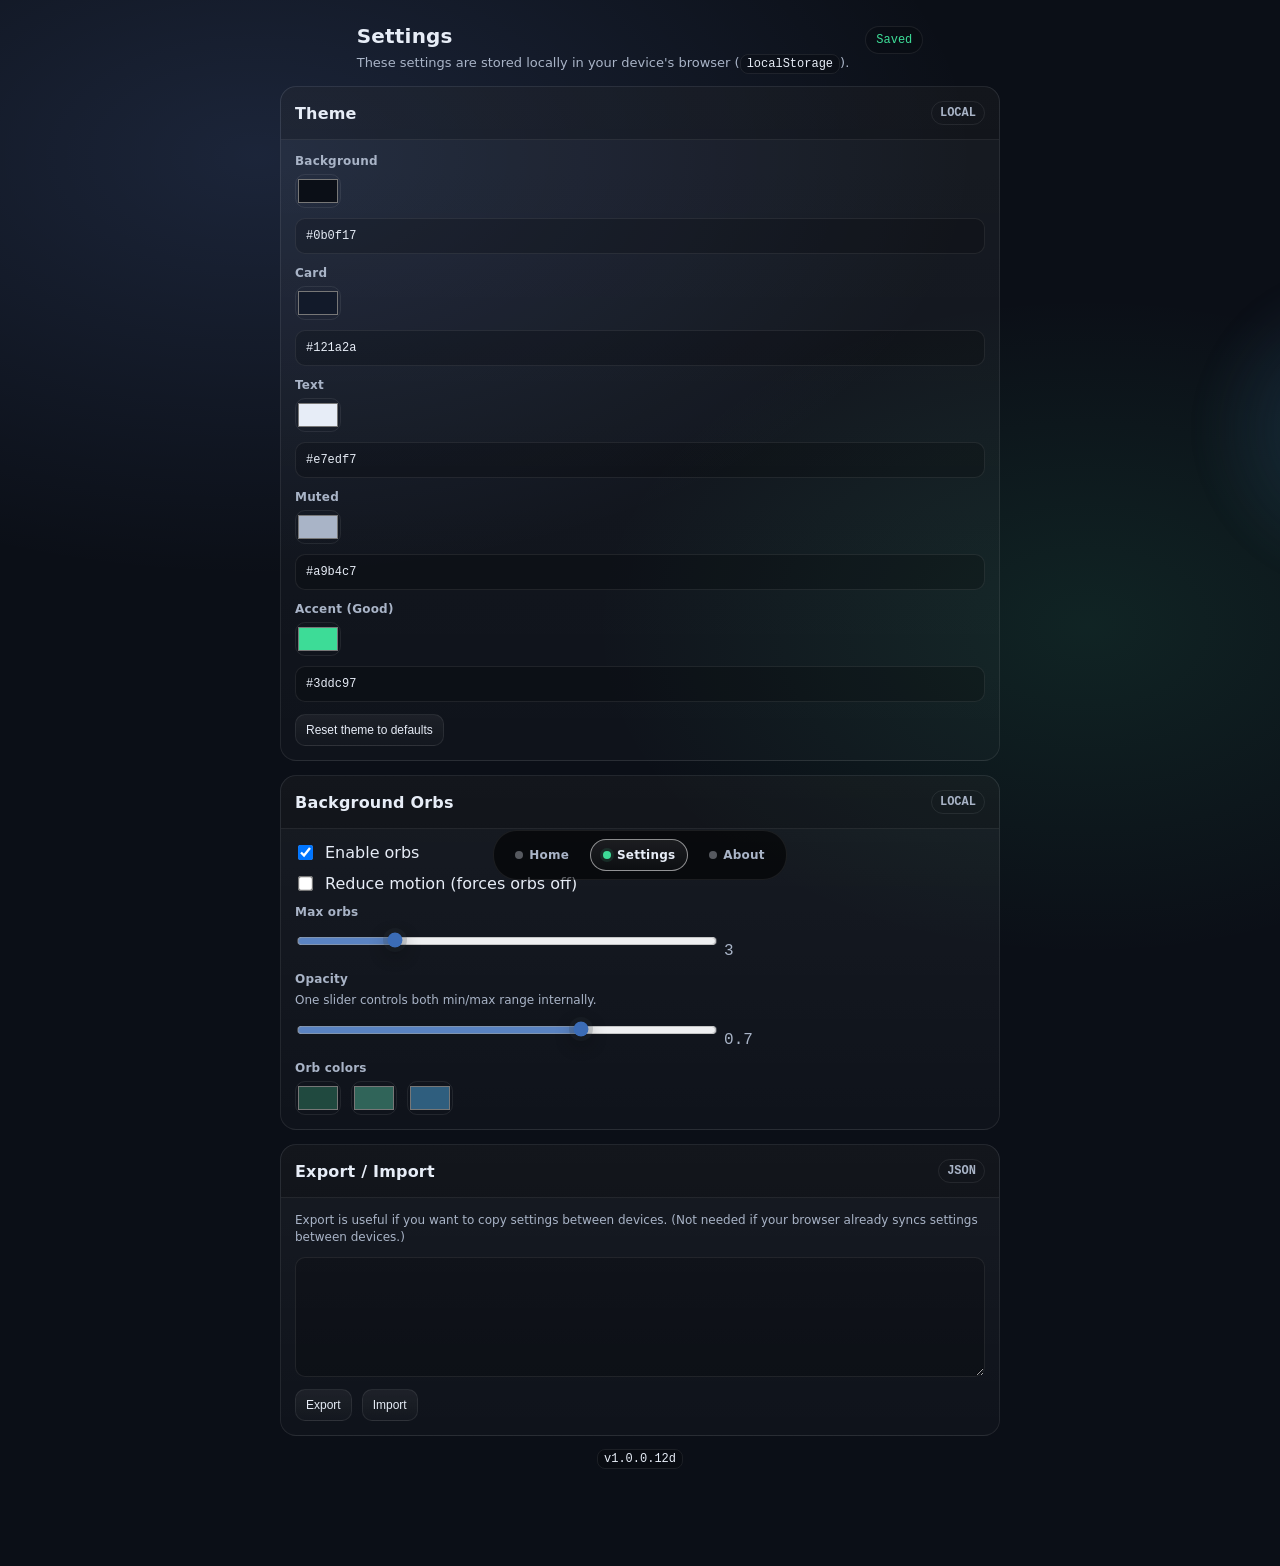
<file: pages/settings/index.html>
<!doctype html>
<html lang="en">
	<head>
		<meta charset="utf-8" />
		<meta name="viewport" content="width=device-width,initial-scale=1,viewport-fit=cover" />
		<meta name="theme-color" content="#0b0f17">
		<meta name="apple-mobile-web-app-capable" content="yes">
		<meta name="apple-mobile-web-app-status-bar-style" content="black-translucent">
		<title>Settings</title>
		<link rel="icon" href="../../favicon.ico" sizes="any">
		<link rel="stylesheet" href="../../assets/site.css">
	</head>
	<body>
		<div class="wrap">
			<header>
				<div>
					<h1>Settings</h1>
					<div class="sub">
						These settings are stored locally in your device's browser (<code class="inline">localStorage</code>).
					</div>
				</div>
				<div class="toolbar">
					<div class="okPill" id="saveState">Not saved yet</div>
				</div>
			</header>
			<div class="grid">
				<section class="card" style="width: 100%;">
					<div class="head">
						<div class="title">Theme</div>
						<div class="tag">LOCAL</div>
					</div>
					<div class="form">
						<div class="field">
							<div class="label">Background</div>
							<div class="controlRow">
								<input type="color" id="bg" />
								<input type="text" id="bgText" />
							</div>
						</div>
						<div class="field">
							<div class="label">Card</div>
							<div class="controlRow">
								<input type="color" id="card" />
								<input type="text" id="cardText" />
							</div>
						</div>
						<div class="field">
							<div class="label">Text</div>
							<div class="controlRow">
								<input type="color" id="text" />
								<input type="text" id="textText" />
							</div>
						</div>
						<div class="field">
							<div class="label">Muted</div>
							<div class="controlRow">
								<input type="color" id="muted" />
								<input type="text" id="mutedText" />
							</div>
						</div>
						<div class="field">
							<div class="label">Accent (Good)</div>
							<div class="controlRow">
								<input type="color" id="good" />
								<input type="text" id="goodText" />
							</div>
						</div>
						<div class="controlRow">
							<button class="smallBtn" id="resetThemeBtn" type="button">Reset theme to defaults</button>
						</div>
					</div>
				</section>
				<section class="card" style="width: 100%;">
					<div class="head">
						<div class="title">Background Orbs</div>
						<div class="tag">LOCAL</div>
					</div>
					<div class="form">
						<label class="switch">
						<input type="checkbox" id="orbsEnabled" />
						<span>Enable orbs</span>
						</label>
						<label class="switch">
						<input type="checkbox" id="reduceMotion" />
						<span>Reduce motion (forces orbs off)</span>
						</label>
						<div class="field">
							<div class="label">Max orbs</div>
							<div class="sliderControl">
								<input type="range" id="maxOrbs" min="1" max="10" step="1" />
								<span class="mono muted" id="maxOrbsVal">—</span>
							</div>
						</div>
						<div class="field">
							<div class="label">Opacity</div>
							<div class="help">One slider controls both min/max range internally.</div>
							<div class="sliderControl">
								<input type="range" id="orbOpacity" min="0.05" max="1" step="0.05" />
								<span class="mono muted" id="orbOpacityVal">—</span>
							</div>
						</div>
						<div class="field">
							<div class="label">Orb colors</div>
							<div class="controlRow">
								<input type="color" id="orbC0" />
								<input type="color" id="orbC1" />
								<input type="color" id="orbC2" />
							</div>
						</div>
					</div>
				</section>
				<section class="card span2" style="width: 100%;">
					<div class="head">
						<div class="title">Export / Import</div>
						<div class="tag">JSON</div>
					</div>
					<div class="form">
						<div class="help">
							Export is useful if you want to copy settings between devices. (Not needed if your browser already syncs settings between devices.)
						</div>
						<textarea id="jsonBox" spellcheck="false"></textarea>
						<div class="controlRow">
							<button class="smallBtn" id="exportBtn" type="button">Export</button>
							<button class="smallBtn" id="importBtn" type="button">Import</button>
						</div>
					</div>
				</section>
			</div>
			<!-- <div class="cornerRefresh">
				<button style="background:rgba(15, 21, 32, 0.98);" id="hardRefreshBtn" type="button" title="Refresh">↻</button>
				</div> -->
			<div class="footer">
				<code class="inline" id="versionCode">v—</code>
			</div>
			<div class="tabsBar">
				<nav class="tabs">
					<a class="tabBtn" data-tab="home" href="../../"><span class="tabDot"></span> Home</a>
					<a class="tabBtn active" data-tab="settings" href="../settings/"><span class="tabDot"></span> Settings</a>
					<a class="tabBtn" data-tab="about" href="../about/"><span class="tabDot"></span> About</a>
				</nav>
			</div>
		</div>
		<script type="module">
			import {
				initAppSettings,
				loadAppSettings,
				saveAppSettings,
				applyAppSettings,
				getDefaultAppSettings,
				exportAppSettingsJson,
				importAppSettingsJson,
				startOrbBackgroundFromSettings,
				autoMarkActiveTab,
				hardReload,
				_VERSION
			} from "../../assets/site.js";
			
			document.getElementById("versionCode").textContent = `v${_VERSION}`;
			
			initAppSettings();
			startOrbBackgroundFromSettings({ spawnEveryMs: 900, sizeMin: 300, sizeMax: 640 });
			autoMarkActiveTab("settings");
			
			const saveState = document.getElementById("saveState");
			
			const els = {
				bg: document.getElementById("bg"),
				bgText: document.getElementById("bgText"),
				card: document.getElementById("card"),
				cardText: document.getElementById("cardText"),
				text: document.getElementById("text"),
				textText: document.getElementById("textText"),
				muted: document.getElementById("muted"),
				mutedText: document.getElementById("mutedText"),
				good: document.getElementById("good"),
				goodText: document.getElementById("goodText"),
				
				resetThemeBtn: document.getElementById("resetThemeBtn"),
				
				orbsEnabled: document.getElementById("orbsEnabled"),
				reduceMotion: document.getElementById("reduceMotion"),
				maxOrbs: document.getElementById("maxOrbs"),
				maxOrbsVal: document.getElementById("maxOrbsVal"),
				orbOpacity: document.getElementById("orbOpacity"),
				orbOpacityVal: document.getElementById("orbOpacityVal"),
				orbC0: document.getElementById("orbC0"),
				orbC1: document.getElementById("orbC1"),
				orbC2: document.getElementById("orbC2"),
				
				jsonBox: document.getElementById("jsonBox"),
				exportBtn: document.getElementById("exportBtn"),
				importBtn: document.getElementById("importBtn"),
			};
			
			function setSavedPill(ok) {
				saveState.textContent = ok ? "Saved" : "Not saved";
				saveState.style.color = ok ? "var(--good)" : "var(--muted)";
			}
			
			function syncUiFromSettings(s) {
				const tv = s.themeVars;
				
				// Theme color inputs
				els.bg.value = tv.bg;
				els.bgText.value = tv.bg;
				
				els.card.value = tv.card;
				els.cardText.value = tv.card;
				
				els.text.value = tv.text;
				els.textText.value = tv.text;
				
				els.muted.value = tv.muted;
				els.mutedText.value = tv.muted;
				
				els.good.value = tv.good;
				els.goodText.value = tv.good;
				
				// Orbs
				els.orbsEnabled.checked = !!s.orbs?.enabled;
				els.reduceMotion.checked = !!s.reduceMotion;
				
				const maxOrbs = Number(s.orbs?.maxOrbs ?? 5);
				els.maxOrbs.value = String(maxOrbs);
				els.maxOrbsVal.textContent = String(maxOrbs);
				
				// opacity: if user saved a number, use it; if object, derive a sensible “max”
				const op = s.orbs?.opacity;
				let opVal = 0.6;
				if (typeof op === "number") opVal = op;
				else if (op && typeof op === "object" && typeof op.max === "number") opVal = op.max;
				els.orbOpacity.value = String(opVal);
				els.orbOpacityVal.textContent = String(opVal);
				
				const cols = Array.isArray(s.orbs?.colors) ? s.orbs.colors : ["#20493f", "#306459", "#2f5e7e"];
				els.orbC0.value = cols[0] || "#20493f";
				els.orbC1.value = cols[1] || "#306459";
				els.orbC2.value = cols[2] || "#2f5e7e";
			}
			
			function writeThemeVar(s, key, value) {
				if (!s.themeVars) s.themeVars = {};
				s.themeVars[key] = String(value || "").trim();
			}
			
			function commit(s) {
				const ok = saveAppSettings(s);
				applyAppSettings(s);
				setSavedPill(ok);
			}
			
			let S = loadAppSettings();
			applyAppSettings(S);
			syncUiFromSettings(S);
			setSavedPill(true);
			
			// Theme binding helper
			function bindColorPair(colorEl, textEl, key) {
				const onColor = () => {
					S = loadAppSettings(); // re-load to avoid stomping other controls
					writeThemeVar(S, key, colorEl.value);
					textEl.value = colorEl.value;
					commit(S);
			  };
			  const onText = () => {
			    const v = textEl.value.trim();
			    if (!v) return;
			    S = loadAppSettings();
			    writeThemeVar(S, key, v);
			    // best-effort: set color picker if valid hex
			    if (/^#([0-9a-fA-F]{6})$/.test(v)) colorEl.value = v;
			    commit(S);
			  };
			
			  colorEl.addEventListener("input", onColor);
			  textEl.addEventListener("change", onText);
			}
			
			bindColorPair(els.bg, els.bgText, "bg");
			bindColorPair(els.card, els.cardText, "card");
			bindColorPair(els.text, els.textText, "text");
			bindColorPair(els.muted, els.mutedText, "muted");
			bindColorPair(els.good, els.goodText, "good");
			
			els.resetThemeBtn.addEventListener("click", () => {
			  const d = getDefaultAppSettings();
			  S = loadAppSettings();
			  S.themeVars = d.themeVars;
			  commit(S);
			  syncUiFromSettings(S);
			});
			
			// Orbs
			els.orbsEnabled.addEventListener("change", () => {
			  S = loadAppSettings();
			  if (!S.orbs) S.orbs = {};
			  S.orbs.enabled = !!els.orbsEnabled.checked;
			  commit(S);
			});
			
			els.reduceMotion.addEventListener("change", () => {
			  S = loadAppSettings();
			  S.reduceMotion = !!els.reduceMotion.checked;
			  commit(S);
			});
			
			els.maxOrbs.addEventListener("input", () => {
			  els.maxOrbsVal.textContent = els.maxOrbs.value;
			});
			els.maxOrbs.addEventListener("change", () => {
			  S = loadAppSettings();
			  if (!S.orbs) S.orbs = {};
			  S.orbs.maxOrbs = Number(els.maxOrbs.value) || 5;
			  commit(S);
			});
			
			els.orbOpacity.addEventListener("input", () => {
			  els.orbOpacityVal.textContent = els.orbOpacity.value;
			});
			els.orbOpacity.addEventListener("change", () => {
			  S = loadAppSettings();
			  if (!S.orbs) S.orbs = {};
			  const v = Math.max(0, Math.min(1, Number(els.orbOpacity.value) || 0.6));
			  // store as {min,max} so it still feels organic
			  S.orbs.opacity = { min: Math.max(0, v - 0.25), max: v };
			  commit(S);
			});
			
			function updateOrbColors() {
			  S = loadAppSettings();
			  if (!S.orbs) S.orbs = {};
			  S.orbs.colors = [els.orbC0.value, els.orbC1.value, els.orbC2.value];
			  commit(S);
			}
			
			els.orbC0.addEventListener("input", updateOrbColors);
			els.orbC1.addEventListener("input", updateOrbColors);
			els.orbC2.addEventListener("input", updateOrbColors);
			document.getElementById("hardRefreshBtn")?.addEventListener("click", hardReload);
			
			// Export / Import
			els.exportBtn.addEventListener("click", () => {
			  els.jsonBox.value = exportAppSettingsJson();
			});
			
			els.importBtn.addEventListener("click", () => {
			  const res = importAppSettingsJson(els.jsonBox.value);
			  if (!res.ok) {
			    alert(res.error || "Import failed");
			    return;
			  }
			  S = loadAppSettings();
			  syncUiFromSettings(S);
			  setSavedPill(true);
			});
			
			// If another tab changes settings, resync UI here too
			window.addEventListener("storage", (ev) => {
			  if (ev.key !== "SCRT_SETTINGS_v1") return;
			  S = loadAppSettings();
			  syncUiFromSettings(S);
			});
		</script>
	</body>
</html>
</file>
<file: assets/site.css>
:root {
	--bg: #0b0f17;
	--card: #121a2a;
	--text: #e7edf7;
	--muted: #a9b4c7;
	--border: rgba(255, 255, 255, .08);
	--good: #3ddc97;
	--warn: #ffcc66;
	--bad: #ff6b6b;
	--mono: ui-monospace, SFMono-Regular, Menlo, Monaco, Consolas, "Liberation Mono", "Courier New", monospace;
	--ui: system-ui, -apple-system, Segoe UI, Roboto, Arial, sans-serif;
}

/* Keep scrolling, hide scrollbar (page-level) */
html, body{
  overflow: auto;              /* or leave default */
  -ms-overflow-style: none;    /* IE/old Edge */
  scrollbar-width: none;       /* Firefox */
}

html::-webkit-scrollbar,
body::-webkit-scrollbar{
  width: 0;
  height: 0;
}

* {
	box-sizing: border-box;
}

body {
	margin: 0;
	font-family: var(--ui);
	color: var(--text);
	background:
		radial-gradient(1200px 700px at 20% 10%, rgba(122, 162, 255, .15), transparent 60%),
		radial-gradient(900px 600px at 85% 40%, rgba(61, 220, 151, .10), transparent 55%),
		var(--bg);
	min-height: 100vh;
	display: flex;
	justify-content: center;
	padding:
		calc(24px + env(safe-area-inset-top)) calc(24px + env(safe-area-inset-right)) calc(24px + env(safe-area-inset-bottom)) calc(24px + env(safe-area-inset-left));
}

.wrap { width: min(1040px, 100%); }

header {
	display: flex;
	flex-wrap: wrap;
	gap: 12px 16px;
	align-items: baseline;
	justify-content: space-between;
	margin-bottom: 14px;
}

h1 {
	font-size: 20px;
	margin: 0;
	letter-spacing: .2px;
}

.cornerRefresh {
	position: fixed;
	left: 12px;
	bottom: 12px;
	z-index: 9999;
}

@supports (padding: max(0px)) {
	.cornerRefresh {
		left: max(12px, env(safe-area-inset-left));
		bottom: max(12px, env(safe-area-inset-bottom));
	}
}

.sub {
	color: var(--muted);
	font-size: 13px;
	margin-top: 6px;
	line-height: 1.35;
}

.toolbar {
	display: flex;
	gap: 10px;
	flex-wrap: wrap;
	align-items: center;
	justify-content: flex-end;
}

.pill {
	font-family: var(--mono);
	font-size: 12px;
	color: var(--muted);
	padding: 8px 10px;
	border: 1px solid var(--border);
	border-radius: 999px;
	background: rgba(0, 0, 0, .15);
	white-space: nowrap;
}

button {
	appearance: none;
	border: 1px solid var(--border);
	background: linear-gradient(180deg, rgba(255, 255, 255, .06), rgba(255, 255, 255, .02));
	color: var(--text);
	padding: 4px 8px;
	border-radius: 128px;
	cursor: pointer;
	font-weight: 500;
	font-size: 14px;
	white-space: nowrap;
}

button:hover {
	border-color: rgba(255, 255, 255, .16);
}

button:active {
	transform: translateY(1px);
}

.grid{
  display:grid;
  gap:14px;
  grid-template-columns: min(720px, 100%);
  justify-content: center;
}

@media (max-width: 1100px) {
	.grid {
		grid-template-columns: 2fr;
	}
}

.btn {
	display: inline-flex;
	align-items: center;
	gap: 10px;
}

.btnIcon {
	width: 18px;
	height: 18px;
	opacity: .9;
	flex: 0 0 auto;
	background-size: contain;
	background-repeat: no-repeat;
	background-position: center;
	transform: translateY(-.5px);
}

.bgLock {
	background-image: url("https://cdn-icons-png.freepik.com/512/8336/8336773.png");
}

.bgFile {
	background-image: url("https://cdn-icons-png.freepik.com/512/8336/8336773.png");
}

/* ============================================================
   App cards (JApps home)
   ============================================================ */
/* Section card: holds multiple apps */
.appSection{
  width: 100%;
  max-width: 720px;
}

/* inner grid of apps within a section */
.appSectionGrid{
  padding: 14px;
  display: grid;
  gap: 14px;
  
  /* tile layout inside the section */
  grid-template-columns: repeat(auto-fit, minmax(220px, 1fr));
  justify-items: center;
}

/* app tile inside a section */
.appTile{
  width: 100%;
  border: 1px solid rgba(255,255,255,.06);
  border-radius: 14px;
  background: rgba(0,0,0,.10);
  overflow: hidden;
}

.appTileTop{
  padding: 12px;
  display:flex;
  align-items:center;
  gap:10px;
  border-bottom: 1px solid rgba(255,255,255,.06);
  background: rgba(0,0,0,.10);
}

.appTileTitle{
  font-weight: 800;
  letter-spacing: .2px;
  min-width: 0;
  overflow: hidden;
  text-overflow: ellipsis;
  white-space: nowrap;
}

.appCard {
	width: fit-content;
	min-width: 320px;
}

.appLink {
	display: block;
	color: inherit;
	text-decoration: none;
}

.appBody {
	padding: 14px;
	display: flex;
	align-items: center;
	justify-content: center;
}

.appIcon {
	width:		128px;
	height:		128px;
	min-width:  64px;
	min-height: 64px;
	aspect-ratio: 1 / 1;
	
	display: flex;
	border-radius: 12px;
	box-shadow: 0 0 0 1px rgba(255, 255, 255, .12);
	background: rgba(0, 0, 0, .18);
	object-fit: cover;
	/* good for non-ico images; harmless otherwise */

	transition: transform 160ms ease;
	-webkit-tap-highlight-color: transparent;
	z-index: 20;
}

.appIcon:hover {
	transform: scale(1.05);
}

.appIcon:active {
	transform: scale(0.95);
}

/* Icon-only clickable area */
.appIconLink {
	display: inline-flex;
	align-items: center;
	width: fit-content;
	flex-direction: column;
	border-radius: 12px;
	/* match .appIcon */
	/* overflow: hidden; */
	gap: 8px;
	/* clips image corners cleanly */
	outline: none;
	/* we’ll replace default outline */
	-webkit-tap-highlight-color: transparent;
}

/* Focus ring should be on the anchor (the focusable thing) */
.appIconLink:focus-visible{
  box-shadow:
    0 0 0 3px rgba(255, 204, 102, .65),
    0 0 0 7px rgba(0, 0, 0, .25);
}

.appIconLink:active{
  box-shadow:
    0 0 0 3px rgba(255, 204, 102, .55),
    0 0 0 7px rgba(0, 0, 0, .22);
}

/* Hover polish to make it feel clickable */
.appCard {
	transition: transform 160ms ease, border-color 160ms ease, background 160ms ease;
}

/* .appCard:hover{
  border-color: rgba(255,255,255,.16);
  transform: translateY(-1px);
} */

/* .appCard:active{
  transform: translateY(0px);
} */

.card {
	border: 1px solid var(--border);
	border-radius: 16px;
	overflow: hidden;
	background: linear-gradient(180deg, rgba(255, 255, 255, .05), rgba(255, 255, 255, .02));
}

.card .head {
	padding: 14px 14px 14px 14px;
	display: flex;
	align-items: center;
	justify-content: space-between;
	gap: 10px;
	border-bottom: 1px solid var(--border);
	background: rgba(0, 0, 0, .18);
}

.card .title {
	font-weight: 800;
	letter-spacing: .2px;
	display: flex;
	align-items: center;
	gap: 10px;
}

.tag {
	font-size: 12px;
	font-weight: 800;
	padding: 4px 8px;
	border-radius: 999px;
	border: 1px solid var(--border);
	color: var(--muted);
	font-family: var(--mono);
	white-space: nowrap;
}

table {
	width: 100%;
	border-collapse: collapse;
}

thead th {
	text-align: left;
	font-size: 12px;
	color: var(--muted);
	font-weight: 700;
	padding: 10px 14px;
	border-bottom: 1px solid var(--border);
	background: rgba(0, 0, 0, .10);
	white-space: nowrap;
}

tbody td {
	padding: 12px 14px;
	border-bottom: 1px solid rgba(255, 255, 255, .05);
	vertical-align: top;
	font-size: 13px;
}

tbody tr:last-child td {
	border-bottom: none;
}

.mono {
	font-family: var(--mono);
}

.muted {
	color: var(--muted);
}

.right {
	text-align: right;
}

.statusDot {
	width: 10px;
	height: 10px;
	border-radius: 50%;
	background: var(--good);
	box-shadow: 0 0 0 3px rgba(61, 220, 151, .10);
	flex: 0 0 auto;
}

.statusDot.warn {
	background: var(--warn);
	box-shadow: 0 0 0 3px rgba(255, 204, 102, .10);
}

.statusDot.bad {
	background: var(--bad);
	box-shadow: 0 0 0 3px rgba(255, 107, 107, .12);
}

.statusDot.off {
	background: rgba(231, 237, 247, .22);
	box-shadow: 0 0 0 3px rgba(231, 237, 247, .08);
}

tr.ended td {
	opacity: .65;
}

.footer {
	margin-top: 14px;
	color: var(--muted);
	font-size: 12px;
	line-height: 1.45;
}

code.inline {
	font-family: var(--mono);
	font-size: 12px;
	padding: 2px 6px;
	border-radius: 8px;
	border: 1px solid var(--border);
	background: rgba(0, 0, 0, .18);
	color: var(--text);
	white-space: nowrap;
}

/* Inline hyperlink pill */
a.inlineLink {
	font-family: var(--mono);
	font-size: 12px;
	padding: 2px 6px;
	border-radius: 8px;
	border: 1px solid var(--border);
	background: rgba(0, 0, 0, .18);
	color: var(--text);
	text-decoration: none;
	display: inline-block;
	white-space: nowrap;
}

a.inlineLink:hover {
	border-color: rgba(255, 255, 255, .16);
	text-decoration: underline;
}

a.inlineLink:active {
	transform: translateY(1px);
}

/* Platform pills */
.platformLinks {
	display: flex;
	flex-wrap: wrap;
	gap: 8px;
	margin-left: 8px;
	align-items: center;
}

a.platformLink {
	font-family: var(--mono);
	font-size: 12px;
	padding: 4px 8px;
	border-radius: 10px;
	border: 1px solid var(--border);
	background: rgba(0, 0, 0, .18);
	color: var(--text);
	text-decoration: none;
	display: inline-flex;
	align-items: center;
	gap: 8px;
	white-space: nowrap;
	flex: 0 0 auto;
}

a.platformLink:hover {
	border-color: rgba(255, 255, 255, .16);
	text-decoration: underline;
}

a.platformLink:active {
	transform: translateY(1px);
}

.platformIcon {
	width: 16px;
	height: 16px;
	border-radius: 4px;
	flex: 0 0 auto;
	image-rendering: auto;
}

/* Make the friends table willing to overflow horizontally */
#friendsScroll table {
	width: max-content;
	min-width: 100%;
}

/* Prefer scrolling over wrapping */
#friendsScroll th,
#friendsScroll td {
	white-space: nowrap;
}

/* Sortable headers */
#friendsScroll thead th[data-sort] {
	cursor: pointer;
	user-select: none;
	-webkit-user-select: none;
}

#friendsScroll thead th[data-sort] .thArrow {
	display: inline-block;
	margin-left: 6px;
	font-size: .55em;
	/* ~0.5x-ish */
	opacity: .75;
	transform: translateY(-1px);
}

#friendsScroll thead th[data-sort].isActive .thArrow {
	opacity: .95;
}

/* Friend cell: avatar + text never stack */
.friendCell {
	display: flex;
	align-items: center;
	gap: 10px;
	flex-wrap: nowrap;
}

/* Avatar should never shrink */
.friendAvatar {
	flex: 0 0 auto;
	width: 28px;
	height: 28px;
	border-radius: 999px;
	box-shadow: 0 0 0 1px rgba(255, 255, 255, .12);
}

.friendAvatar.ph {
	background: rgba(255, 255, 255, .06);
	box-shadow: 0 0 0 1px rgba(255, 255, 255, .10);
}

/* The text block also should not shrink into wrapping */
.friendMeta {
	display: flex;
	flex-direction: column;
	gap: 2px;
	flex: 0 0 auto;
}

.friendTop {
	display: flex;
	align-items: center;
	gap: 8px;
	flex-wrap: nowrap;
}

.friendSub {
	display: flex;
	gap: 6px;
	flex-wrap: nowrap;
	font-size: 12px;
	opacity: .78;
}

.friendDisplay {
	font-weight: 800;
	cursor: pointer;
}

.friendCopy {
	cursor: pointer;
}


/* ============================================================
   Horizontal scroll + conditional fade edges
   ============================================================ */

.hScroll {
	overflow-x: auto;
	-webkit-overflow-scrolling: touch;
	position: relative;
}

/* Table wrapper */
.tableScroll {
	overflow-x: auto;
	-webkit-overflow-scrolling: touch;
	position: relative;
}

.tableScroll table {
	min-width: 480px;
}

/* Toolbar fade wrapper needs to clip its ::before/::after */
#toolbarFade {
	overflow: hidden;
	border-radius: 999px;
	max-width: 100%;

	background: rgba(0, 0, 0, .10);
	border: 1px solid var(--border);
	padding: 2px;
}

/* Flexbox gotcha: allow the fadeWrap to shrink inside header */
header>#toolbarFade {
	min-width: 0;
}

/* Fades: only visible when .isScrollable is present.
   Left fade hidden when atStart, right fade hidden when atEnd. */
.fadeScroll::before,
.fadeScroll::after {
	content: "";
	position: absolute;
	top: 0;
	bottom: 0;
	width: 26px;
	pointer-events: none;
	opacity: 0;
	transition: opacity 160ms ease;
}

.fadeScroll::before {
	left: 0;
	background: linear-gradient(90deg, rgba(11, 15, 23, .98), rgba(11, 15, 23, 0));
}

.fadeScroll::after {
	right: 0;
	background: linear-gradient(270deg, rgba(11, 15, 23, .98), rgba(11, 15, 23, 0));
}

.fadeScroll.isScrollable::before,
.fadeScroll.isScrollable::after {
	opacity: 1;
}

.fadeScroll.isScrollable.atStart::before {
	opacity: 0;
}

.fadeScroll.isScrollable.atEnd::after {
	opacity: 0;
}

/* Inner scroller stays purely a scroller */
.fadeWrap>.tableScroll,
.fadeWrap>.hScroll {
	position: relative;
}

/* Fades must live on a NON-scrolling wrapper */
.fadeWrap {
	position: relative;
}

/* Fades */
.fadeWrap.fadeScroll::before,
.fadeWrap.fadeScroll::after {
	content: "";
	position: absolute;
	top: 0;
	bottom: 0;
	width: 26px;
	pointer-events: none;
	opacity: 0;
	transition: opacity 240ms ease-out;

	z-index: 3;
}

.fadeWrap.fadeScroll::before {
	left: 0;
	background: linear-gradient(90deg, rgba(11, 15, 23, .98), rgba(11, 15, 23, 0));
}

.fadeWrap.fadeScroll::after {
	right: 0;
	background: linear-gradient(270deg, rgba(11, 15, 23, .98), rgba(11, 15, 23, 0));
}

/* Only show when overflow exists */
.fadeWrap.fadeScroll.isScrollable::before,
.fadeWrap.fadeScroll.isScrollable::after {
	opacity: 1;
}

.fadeWrap.fadeScroll.isScrollable.atStart::before {
	opacity: 0;
}

.fadeWrap.fadeScroll.isScrollable.atEnd::after {
	opacity: 0;
}

/* Mobile: prefer swipe-scroll instead of wrapping for toolbar + platform row */
@media (max-width: 560px) {
	.toolbar {
		flex-wrap: nowrap;
		justify-content: flex-start;
	}

	.platformLinks {
		flex-wrap: nowrap;
	}

	body {
		padding:
			calc(16px + env(safe-area-inset-top)) calc(16px + env(safe-area-inset-right)) calc(16px + env(safe-area-inset-bottom)) calc(16px + env(safe-area-inset-left));
	}
}

/* Themed scrollbars
/* WebKit: Chrome/Safari/Edge */

.tableScroll::-webkit-scrollbar,
.hScroll::-webkit-scrollbar {
	height: 10px;
}

.tableScroll::-webkit-scrollbar-track,
.hScroll::-webkit-scrollbar-track {
	background: transparent;
}

.tableScroll::-webkit-scrollbar-thumb,
.hScroll::-webkit-scrollbar-thumb {
	background: rgba(231, 237, 247, .18);
	border-radius: 999px;
	border: 3px solid transparent;
	background-clip: content-box;
}

.tableScroll::-webkit-scrollbar-thumb:hover,
.hScroll::-webkit-scrollbar-thumb:hover {
	background: rgba(231, 237, 247, .28);
	border: 3px solid transparent;
	background-clip: content-box;
}

/* Firefox */
.tableScroll,
.hScroll {
	scrollbar-color: rgba(231, 237, 247, .22) transparent;
	scrollbar-width: thin;
}

/* ===== Bottom Tabs Dock (iOS rubber-band safe) ===== */
.tabsBar{
	position: fixed;
	left: 0;
	right: 0;
	bottom: 0;
	
	z-index: 9999;
	pointer-events: none;
	
	/* this is the dock area that will cover the bottom “border” space */
	padding-left: max(12px, env(safe-area-inset-left));
	padding-right: max(12px, env(safe-area-inset-right));
	padding-bottom: env(safe-area-inset-bottom);
}

/* Dock underlay that fills to the very bottom even during overscroll */
.tabsBar::before{
  content:"";
  position:absolute;
  left:0;
  right:0;
  bottom:0;

  height: calc(env(safe-area-inset-bottom) + 64px);

  background: transparent;

  pointer-events:none;
}

/* ===== Bottom Tabs Dock (iOS rubber-band safe) ===== */

.tabsBar .tabs{
	pointer-events: auto;

	display: flex;
	align-items: center;
	justify-content: center;
	flex-wrap: nowrap;

	gap: 8px;
	padding: 8px;

	border: 1px solid var(--border);
	border-radius: 24px;
	background: rgba(0,0,0,.58);
	transition: background-color 400ms ease, border-color 400ms ease;
	
	/* let content decide width, but don't exceed the viewport */
	width: fit-content;
	max-width: calc(100vw - 24px - env(safe-area-inset-left) - env(safe-area-inset-right));

	/* if tabs don't fit, scroll instead of clipping/ellipsis */
	overflow-x: auto;
	overflow-y: hidden;
	-webkit-overflow-scrolling: touch;

	margin: 0 auto 12px auto;
}

/* Hide scrollbar for the tabs row (optional, matches your style) */
.tabsBar .tabs::-webkit-scrollbar{ height: 0; }
.tabsBar .tabs{ scrollbar-width: none; }

/* Each button sizes to its label */
.tabBtn{
  position: relative;
  appearance: none;
  border: 1px solid transparent;
  background: transparent;
  color: var(--muted);
  text-decoration: none;

  padding: 8px 12px;
  border-radius: 24px;
  cursor: pointer;

  font-weight: 800;
  font-size: 12px;
  letter-spacing: .2px;

  display: inline-flex;
  align-items: center;
  gap: 6px;
  justify-content: center;

  /* don't force equal widths */
  flex: 0 0 auto;
  min-width: max-content;

  /* do not ellipsis tab labels */
  white-space: nowrap;
  overflow: visible;
  text-overflow: unset;

  transition: background-color 300ms ease, border-color 300ms ease, color 300ms ease;
}

/* Small phones: tighten slightly so you scroll less often */
@media (max-width: 420px){
  .tabBtn{
    padding: 7px 10px;
    font-size: 11px;
    gap: 5px;
  }
  .tabDot{
    width: 7px;
    height: 7px;
    flex: 0 0 7px;
  }
}


@supports (padding: max(0px)) {
	.tabsBar {
		bottom: max(8px, env(safe-area-inset-bottom));
	}

	.tabsBar .tabs {
		/* respect left/right safe areas too */
		width: fit-content;
	}
}

.tabBtn:hover {
	border-color: rgba(255, 255, 255, .42);
	color: var(--text);
}

.tabBtn.active {
	border: 1px solid rgba(255, 255, 255, .52);
	background: linear-gradient(180deg, rgba(255, 255, 255, .08), rgba(255, 255, 255, .02));
	color: var(--text);
}

.tabBtn.active:hover {
	border-color: rgba(255, 255, 255, .52);
	color: var(--text);
}

.tabDot {
	width: 8px;
	height: 8px;
	border-radius: 999px;
	aspect-ratio: 1 / 1;
	background: rgba(231, 237, 247, .35);
	flex-shrink: 0;
	flex: 0 0 8px;
}

.tabText {
	min-width: 0;
	overflow: hidden;
	text-overflow: ellipsis;
	white-space: nowrap;
}

.tabBtn.active .tabDot {
	background: var(--good);
	box-shadow: 0 0 0 3px rgba(61, 220, 151, .12);
}

.tabsBar .tabs:hover {
	background: rgba(0, 0, 0, .88);
}

@media (hover: none) {
	.tabsBar .tabs:active {
		background: rgba(0, 0, 0, .88);
	}
}

/* Only apply hover polish on real hover devices (mouse/trackpad) */
@media (hover: hover) and (pointer: fine){
  .weaponCard:hover{
    transform: scale(1.09);
  }

  .tabBtn:hover{
    border-color: rgba(255, 255, 255, .42);
    color: var(--text);
  }

  .tabsBar .tabs:hover{
    background: rgba(0, 0, 0, .88);
  }
}

/* Page containers */
.page {
	display: none;
}

.page.active {
	display: block;
}

/* ============================================================
   Orb background layer (required for startOrbBackground())
   ============================================================ */

.bgOrbs {
	position: fixed;
	inset: 0;
	overflow: hidden;
	pointer-events: none;
	z-index: 0;
}

:root {
	--tabsDockPad: 120px;
	/* fallback if JS doesn't run */
}

.wrap {
	position: relative;
	z-index: 1;
	padding-bottom: calc(var(--tabsDockPad) + env(safe-area-inset-bottom));
	align-items: center;
	display: flex;
	flex-direction: column;
}

/* Orb container now holds 2 inner layers that crossfade (morph),
   instead of creating/removing many .bgOrb nodes (layering). */
.bgOrb {
	position: absolute;
	left: 50%;
	top: 50%;
	width: 420px;
	height: 420px;
	border-radius: 999px;

	filter: blur(24px);
	opacity: 0;
	mix-blend-mode: screen;

	transform: translate3d(0, 0, 0);
	will-change: left, top, width, height, transform, opacity, filter;
}

.bgOrbLayer {
	position: absolute;
	inset: 0;
	border-radius: 999px;

	background: radial-gradient(circle,
			rgba(var(--rgb), var(--a)) 0%,
			rgba(var(--rgb), 0) 70%);

	opacity: 0;
	will-change: opacity;
}

@keyframes orbLife {
	0% {
		opacity: 0;
		transform: translate3d(0, 0, 0) scale(0.6);
	}

	18% {
		opacity: 0.85;
		transform: translate3d(calc(var(--dx) * 0.25), calc(var(--dy) * 0.25), 0) scale(1.06);
	}

	70% {
		opacity: 0.72;
		transform: translate3d(calc(var(--dx) * 0.85), calc(var(--dy) * 0.85), 0) scale(1.12);
	}

	100% {
		opacity: 0;
		transform: translate3d(var(--dx), var(--dy), 0) scale(0.72);
	}
}

/* Settings “hard off” helpers (driven by JS) */
:root.reduceMotion .bgOrbs,
:root.orbsOff .bgOrbs {
	display: none;
}

/* ============================================================
   Settings page form styles
   ============================================================ */

.form {
	padding: 14px;
	display: grid;
	gap: 12px;
}

.field {
	display: grid;
	gap: 6px;
}

.label {
	font-size: 12px;
	font-weight: 800;
	letter-spacing: .2px;
	color: var(--muted);
}

.help {
	font-size: 12px;
	color: var(--muted);
	line-height: 1.35;
}

.controlRow {
	display: flex;
	align-items: center;
	gap: 10px;
	flex-wrap: wrap;
}

/* Slider contrast + theme */
.sliderControl input[type="range"] {
	width: min(420px, 100%);
	accent-color: rgb(59, 108, 182);
	/* modern browsers */
	height: 28px;
	/* gives thumb room */
	background: transparent;
}

/* WebKit (Safari/iOS/Chrome/Edge) */
.sliderControl input[type="range"]::-webkit-slider-runnable-track {
	height: 8px;
	border-radius: 999px;
	background: rgba(231, 237, 247, .18);
	border: 1px solid rgba(255, 255, 255, .10);
}

.sliderControl input[type="range"]::-webkit-slider-thumb {
	-webkit-appearance: none;
	appearance: none;
	width: 18px;
	height: 18px;
	border-radius: 999px;

	background: var(--text);
	border: 1px solid rgba(255, 255, 255, .18);

	/* “glow” to pop off dark bg */
	box-shadow:
		0 0 0 4px rgba(52, 60, 70, 0.18),
		0 6px 18px rgba(0, 0, 0, .45);

	margin-top: -6px;
	/* centers thumb on 8px track */
}

.sliderControl input[type="range"]:hover::-webkit-slider-thumb {
	box-shadow:
		0 0 0 5px rgba(96, 123, 158, 0.199),
		0 8px 22px rgba(0, 0, 0, .55);
}

.sliderControl input[type="range"]:focus {
	outline: none;
}

.sliderControl input[type="range"]:focus-visible::-webkit-slider-thumb {
	box-shadow:
		0 0 0 6px rgba(61, 143, 220, 0.28),
		0 8px 22px rgba(0, 0, 0, .55);
}

/* Firefox */
.sliderControl input[type="range"]::-moz-range-track {
	height: 8px;
	border-radius: 999px;
	background: rgba(231, 237, 247, .18);
	border: 1px solid rgba(255, 255, 255, .10);
}

.sliderControl input[type="range"]::-moz-range-thumb {
	width: 18px;
	height: 18px;
	border-radius: 999px;
	background: var(--text);
	border: 1px solid rgba(255, 255, 255, .18);
	box-shadow:
		0 0 0 4px rgba(52, 60, 70, 0.18),
		0 6px 18px rgba(0, 0, 0, .45);
}

input[type="text"],
input[type="number"],
select,
textarea {
	width: 100%;
	color: var(--text);
	background: rgba(0, 0, 0, .18);
	border: 1px solid var(--border);
	border-radius: 10px;
	padding: 10px 10px;
	font-family: var(--mono);
	font-size: 12px;
	outline: none;
}

textarea {
	min-height: 120px;
	resize: vertical;
}

input[type="text"]:focus,
input[type="number"]:focus,
select:focus,
textarea:focus {
	border-color: rgba(255, 255, 255, .18);
}

input[type="color"] {
	width: 46px;
	height: 34px;
	border: 1px solid var(--border);
	border-radius: 10px;
	background: transparent;
	padding: 0;
}

input[type="range"] {
	width: min(420px, 100%);
}

.switch {
	display: flex;
	align-items: center;
	gap: 10px;
	user-select: none;
}

.switch input {
	transform: scale(1.15);
}

.smallBtn {
	padding: 8px 10px;
	font-size: 12px;
	border-radius: 10px;
}

.okPill {
	font-family: var(--mono);
	font-size: 12px;
	padding: 6px 10px;
	border-radius: 999px;
	border: 1px solid var(--border);
	background: rgba(0, 0, 0, .18);
	color: var(--muted);
}

/* =========================================
   Themed <select> controls (Release Notes)
   ========================================= */

.rnControls {
	display: flex;
	gap: 8px;
	flex-wrap: wrap;
	align-items: center;
	margin-bottom: 20px;
}

.rnLabel {
	/* min-width:40px; */
	width: max-content;
}

.selectWrap {
	position: relative;
	flex: 1;
	/* min-width:340px; */
	opacity: 1;
}

.selectWrap::after {
	content: "";
	position: absolute;
	right: 10px;
	top: 50%;
	width: 6px;
	height: 6px;
	transform: translateY(-60%) rotate(45deg);
	border-right: 2px solid var(--muted);
	border-bottom: 2px solid var(--muted);
	pointer-events: none;
	opacity: 1;
	background: transparent;
}

.selectWrap select {
	width: 100%;
	min-width: 80px;
	padding: 2px 0 2px 12px;
	border-radius: 14px;
	border: 1px solid var(--stroke);
	background: rgba(255, 255, 255, .06);
	color: var(--text);
	font: inherit;
	outline: none;
	height: 24px;

	-webkit-appearance: none;
	appearance: none;
}

.selectWrap select:hover {
	border-color: rgba(255, 255, 255, .22);
}

.selectWrap select:focus {
	border-color: rgba(255, 255, 255, .28);
	box-shadow: 0 0 0 3px rgba(255, 255, 255, .10);
}

.selectWrap select:disabled {
	opacity: .55;
	cursor: not-allowed;
}

.selectWrap option {
	background: #0b1020;
	color: #e9ecff;
}

/* ===== Landing Page Main Buttons ===== */

.centerNav {
	display: flex;
	justify-content: center;
	align-items: center;
	gap: 28px;
	margin: 60px 0;
	flex-wrap: wrap;
}

.bigBtn {
	display: flex;
	justify-content: center;
	align-items: center;
	min-width: 180px;
	padding: 22px 36px;
	border-radius: 16px;
	text-decoration: none;
	font: inherit;
	font-size: 1.2rem;
	font-weight: 600;
	color: white;

	background: linear-gradient(145deg, #1b2330, #121822);
	box-shadow:
		0 0 0 1px rgba(255,255,255,0.05),
		0 10px 30px rgba(0,0,0,0.4);

	transition: transform 0.15s ease,
				box-shadow 0.15s ease,
				background 0.2s ease;
}

.bigBtn:hover {
	transform: translateY(-3px) scale(1.03);
	box-shadow:
		0 0 0 1px rgba(255,255,255,0.08),
		0 18px 45px rgba(0,0,0,0.55);
	background: linear-gradient(145deg, #222c3b, #161d28);
}

.bigBtn:active {
	transform: scale(0.98);
}

@media (max-width: 600px) {
	.centerNav {
		gap: 18px;
		margin: 40px 0;
	}

	.bigBtn {
		width: 100%;
		max-width: 320px;
	}
}

/* Resonator Grid */
.resonatorGrid{
	display: grid;
	gap: 14px;
	padding: 16px;

	/* Mobile default (portrait phones) */
	grid-template-columns: repeat(2, 1fr);
}

/* Landscape phones / small tablets */
@media (min-width: 600px){
	.resonatorGrid{
		grid-template-columns: repeat(2, 1fr);
	}
}

/* Tablets */
@media (min-width: 900px){
	.resonatorGrid{
		grid-template-columns: repeat(3, 1fr);
	}
}

/* Desktop */
@media (min-width: 1200px){
	.resonatorGrid{
		grid-template-columns: repeat(5, 1fr);
	}
}

.resCard{
	cursor: pointer;
	border-radius: 12px;
	overflow: hidden;
	transition: transform 150ms ease, filter 150ms ease;
}

.resCard img{
	width: 100%;
	display: block;
	border-radius: 12px;
}

.resCard.unowned{
	filter: grayscale(100%) brightness(0.6);
	transform: scale(0.8);
}

.resCard:not(.unowned){
	filter: none;
	transform: scale(0.85);
}

.resCard:hover{
	transform: scale(0.95);
}

/* Touch feedback */
.weaponCard:active{
  transform: scale(1.02);
}

.weaponCard:not(:active){
  transform: scale(1);
}

.tabBtn:active{
  transform: translateY(1px);
}

.weaponCard, .tabBtn{
  touch-action: manipulation;
}

/* Challenge Runs */
.gamesRoot {
	display: grid;
	gap: 14px;
	grid-template-columns: min(920px, 100%);
	justify-content: center;
	margin-top: 14px;
}

.gameHeadLeft {
	display: flex;
	align-items: center;
	gap: 12px;
	min-width: 0;
}

.gameThumb {
	width: 64px;
	height: 64px;
	border-radius: 12px;
	border: 1px solid rgba(255, 255, 255, .10);
	object-fit: cover;
	background: rgba(0, 0, 0, .25);
	flex: 0 0 auto;
	transition: transform .15s ease, box-shadow .15s ease, background .2s ease;
}

.gameThumb:hover {
	transform: translateY(-3px) scale(1.25);
}

.gameTitleWrap {
	min-width: 0;
	display: flex;
	flex-direction: column;
	gap: 4px;
}

.gameTitleLink {
	color: inherit;
	text-decoration: none;
	font-weight: 800;
	letter-spacing: .2px;
	white-space: nowrap;
	overflow: hidden;
	text-overflow: ellipsis;
}

.gameTitleLink:hover {
	text-decoration: underline;
}

.gameMetaLine {
	color: var(--muted);
	font-size: 12px;
	white-space: nowrap;
	overflow: hidden;
	text-overflow: ellipsis;
}

.runTitle {
	font-weight: 700;
	letter-spacing: .1px;
}

.badgeRow {
	display: inline-flex;
	gap: 8px;
	flex-wrap: wrap;
	align-items: center;
}

.runRules {
	margin-top: 6px;
	color: var(--muted);
	font-size: 12px;
	line-height: 1.35;
	white-space: pre-wrap;
}

.emptyCardBody {
	padding: 14px;
	color: var(--muted);
	font-size: 13px;
	line-height: 1.45;
}

@media(max-width:620px) {

	thead th:nth-child(2),
	tbody td:nth-child(2) {
		display: none;
	}
}
</file>
